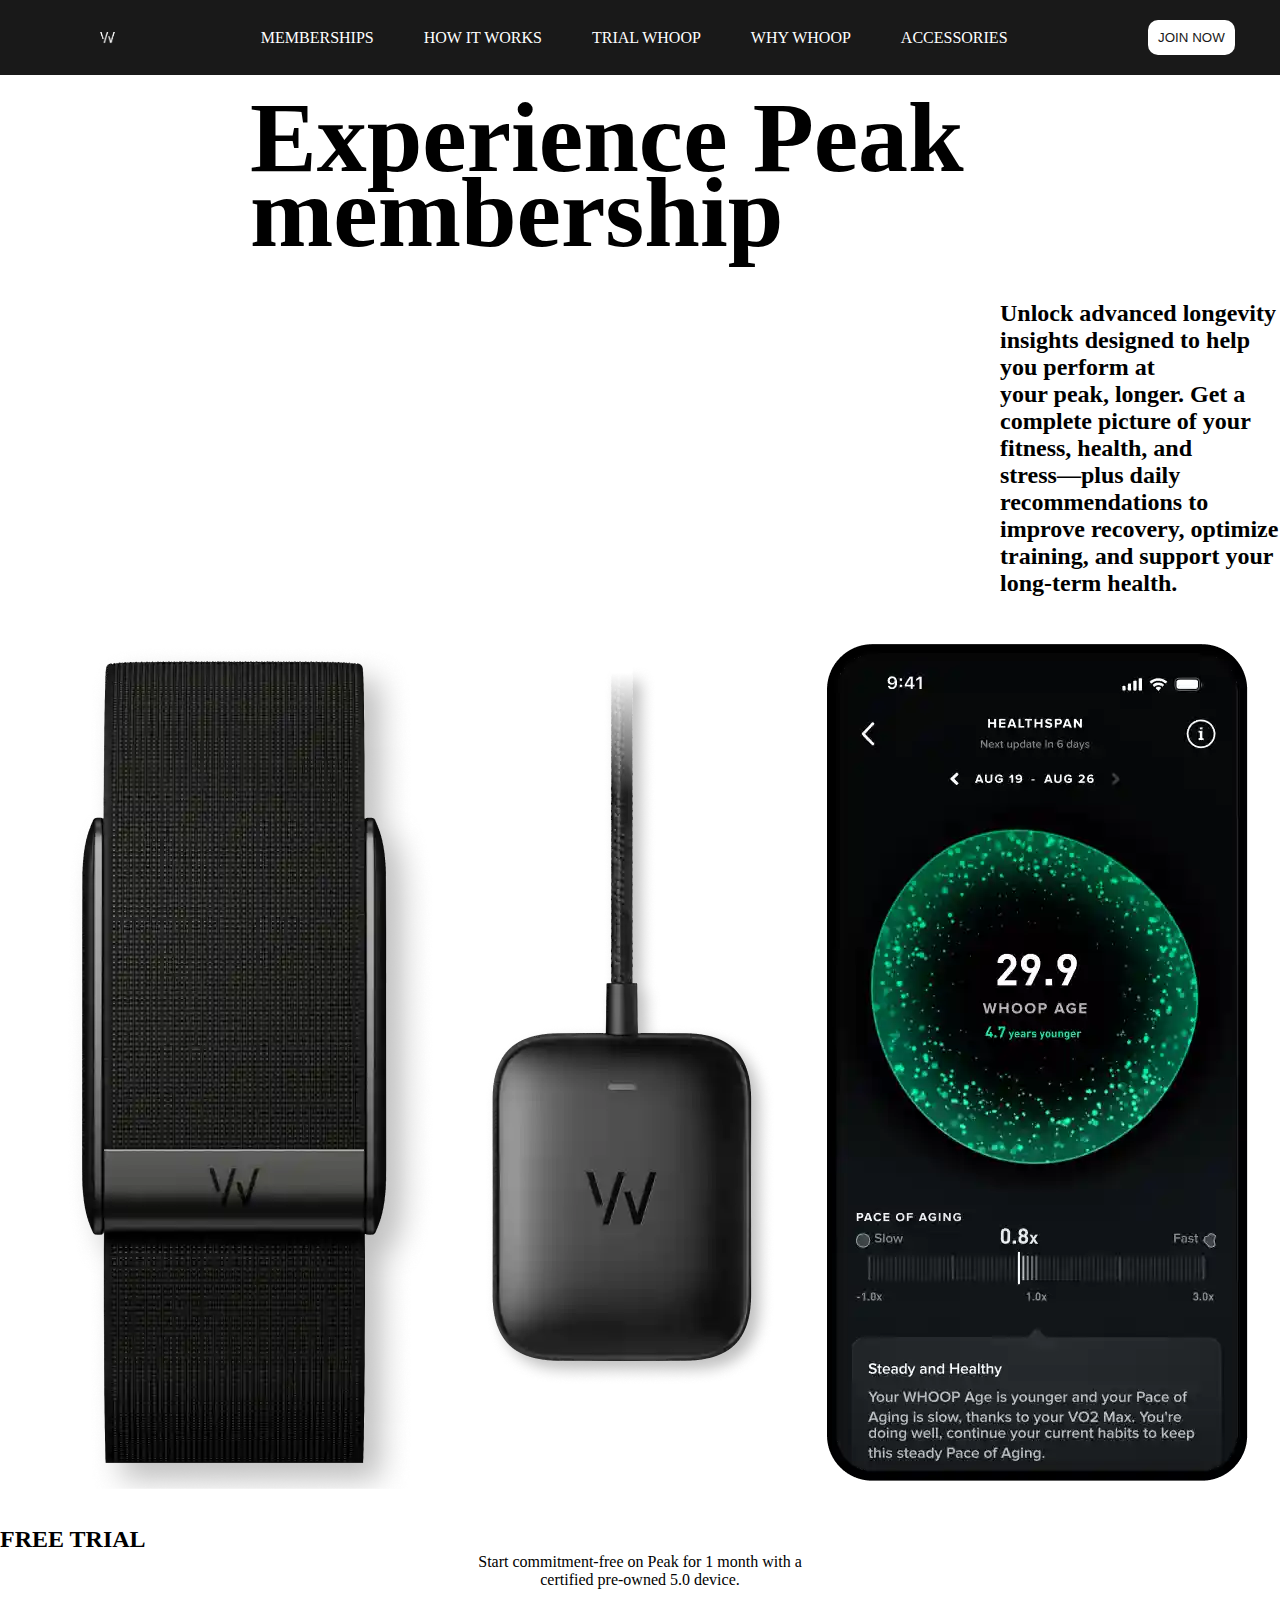
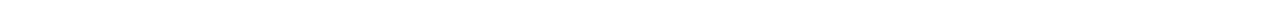
<file: index.html>
<!DOCTYPE html>
<html lang="en">
<head>
    <meta charset="UTF-8">
    <meta name="viewport" content="width=device-width, initial-scale=1.0">
    <title>Document</title>
    <link rel="stylesheet" href="style.css">
</head>
<body>
    <header>
        <img src="images/whoop logo.jpg" alt="Whoop logo" style="width: 25px; height: 25px;">
        <div class="links">
            <a href="#">MEMBERSHIPS</a>
            <a href="#">HOW IT WORKS</a>
            <a href="#">TRIAL WHOOP</a>
            <a href="#">WHY WHOOP</a>
            <a href="#">ACCESSORIES</a>
        </div>
        <button>JOIN NOW</button>
    </header>
    <main>
        <section class="section1">
            <h1 class="peak">Experience Peak <br> membership</h1>
            <h2 class="peak-p">Unlock advanced longevity insights designed to help you perform at <br> your peak, longer. Get a complete picture of your fitness, health, and <br> stress—plus daily recommendations to improve recovery, optimize <br> training, and support your long-term health.</h2>
        </section>
        <!-- <section class="section2">
            <img src="images/accessuares.png" alt="accessuares">
            <div class="trial">
                <h2>FREE TRIAL</h2>
                <p style="text-align: center;">Start commitment-free on Peak for 1 month with a <br> certified pre-owned 5.0 device.</p>
                <br>
                <p></p>
            </div>
        </section> -->
        <section class="section2">
            <div class="trial">
                <div class="trial-img">
                <img src="images/accessuares.png" alt="">
            </div>

            <div class="trial-card">
                <h2>FREE TRIAL</h2>
                <p style="text-align: center;">Start commitment-free on Peak for 1 month with a <br> certified pre-owned 5.0 device.</p>
                <a href="">
                    <i class="fa-solid fa-check"></i>
                    5.0 device
                </a>
                <a href="">
                    <i class="fa-solid fa-check"></i>
                    Pick any plan
                </a>
                <a href="">
                    <i class="fa-solid fa-check"></i>
                    Jetblack band
                </a>
                <a href="">
                    <i class="fa-solid fa-check"></i>
                    Lifetime warranty
                </a>
                <a class="btn">START FREE TRIAL</a>
            </div>
        </section>
    </main>
</body>
</html>
</file>
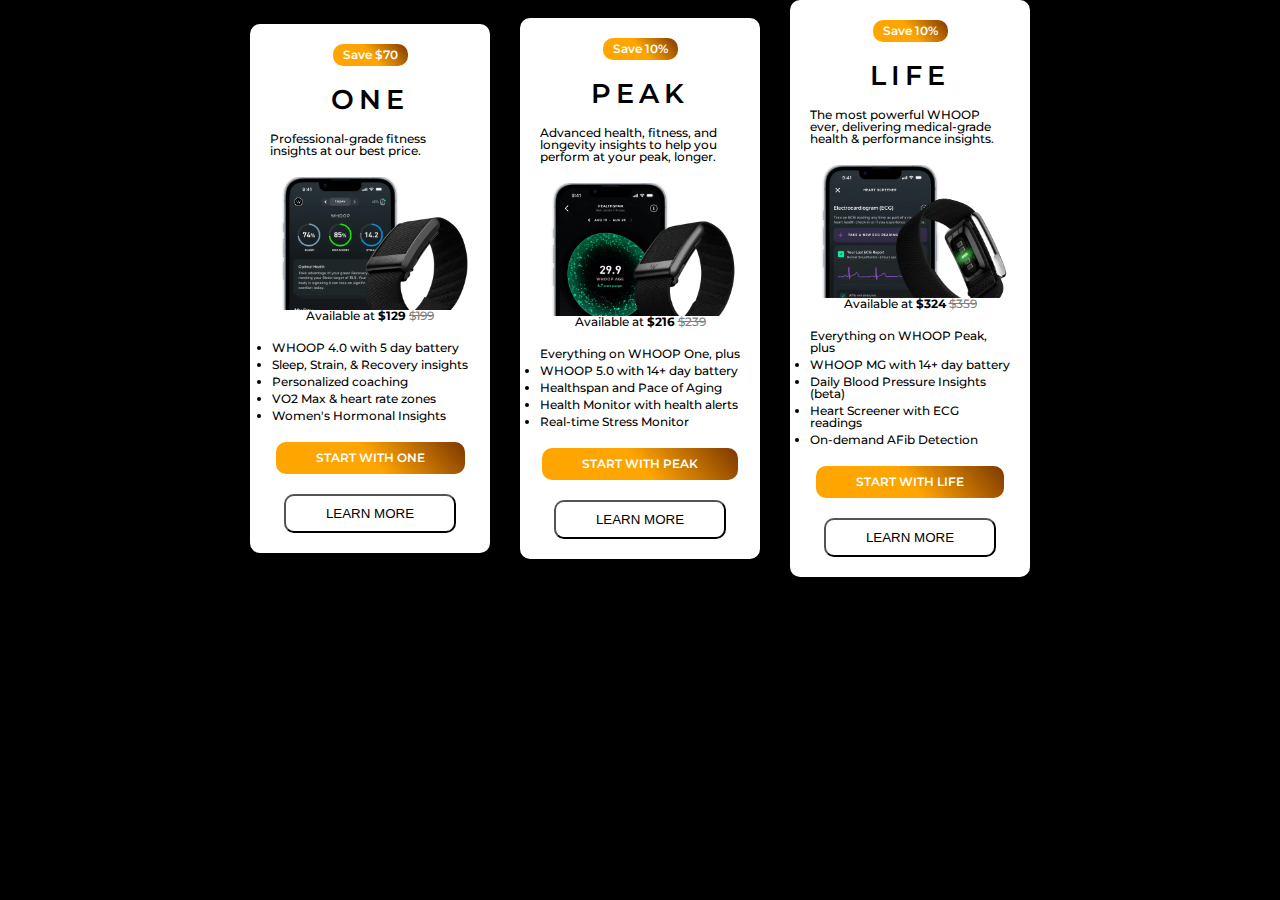
<file: tarifs.html>
<!DOCTYPE html>
<html lang="en">
<head>
    <meta charset="UTF-8">
    <meta name="viewport" content="width=device-width, initial-scale=1.0">
    <title>Document</title>
    <link rel="preconnect" href="https://fonts.googleapis.com">
<link rel="preconnect" href="https://fonts.gstatic.com" crossorigin>
<link href="https://fonts.googleapis.com/css2?family=Montserrat:ital,wght@0,100..900;1,100..900&family=Poppins:ital,wght@0,100;0,200;0,300;0,400;0,500;0,600;0,700;0,800;0,900;1,100;1,200;1,300;1,400;1,500;1,600;1,700;1,800;1,900&display=swap" rel="stylesheet">
    <link rel="stylesheet" href="tarifs style.css">
</head>
<body>
    <div class="container">
        <div class="card">
            <div class="top-btn">Save $70</div>
            <h2>ONE</h2>
            <p>Professional-grade fitness insights at our best price.</p>
            <div style="display: flex; flex-direction: column; justify-content: center; align-items: center;">
                <img src="images/whoop1.png" alt="Whoop One" width="200px">
                <h4>Available at <b>$129</b> <s>$199</s></h4>
            </div>
            <ul>
                <li>WHOOP 4.0 with 5 day battery</li>
                <li>Sleep, Strain, & Recovery insights</li>
                <li>Personalized coaching</li>
                <li>VO2 Max & heart rate zones</li>
                <li>Women's Hormonal Insights</li>
            </ul>
            <button class="start-with">START WITH ONE</button>
            <button>LEARN MORE</button>
        </div>
        <div class="card">
            <div class="top-btn">Save 10%</div>
            <h2>PEAK</h2>
            <p>Advanced health, fitness, and longevity insights to help you perform at your peak, longer.</p>
            <div style="display: flex; flex-direction: column; justify-content: center; align-items: center;">
                <img src="images/whoop2.png" alt="Whoop-Peak" width="200px">
                <h4>Available at <b>$216</b> <s>$239</s></h4>
            </div>
            <div class="links">
                <h4>Everything on WHOOP One, plus</h4>
                <ul>
                    <li>WHOOP 5.0 with 14+ day battery</li>
                    <li>Healthspan and Pace of Aging</li>
                    <li>Health Monitor with health alerts</li>
                    <li>Real-time Stress Monitor</li>
                </ul>
            </div>
            <button class="start-with">START WITH PEAK</button>
            <button>LEARN MORE</button>
        </div>
        <div class="card">
            <div class="top-btn">Save 10%</div>
            <h2>LIFE</h2>
            <p>The most powerful WHOOP ever, delivering medical-grade health & performance insights.</p>
            <div style="display: flex; flex-direction: column; justify-content: center; align-items: center;">
                <img src="images/whoop3.png" alt="Whoop Life" width="200px">
                <h4>Available at <b>$324</b> <s>$359</s></h4>
            </div>
            <div class="links">
                <h4>Everything on WHOOP Peak, plus</h4>
                <ul>
                    <li>WHOOP MG with 14+ day battery</li>
                    <li>Daily Blood Pressure Insights (beta)</li>
                    <li>Heart Screener with ECG readings</li>
                    <li>On-demand AFib Detection</li>
                </ul>
            </div>
            <button class="start-with">START WITH LIFE</button>
            <button>LEARN MORE</button>
        </div>
    </div>
</body>
</html>
</file>
<file: style.css>
* {
    margin: 0;
    padding: 0;
}

header {
    width: 100%;
    position: fixed;
    top: 0;
    left: 0;
    opacity: 0.9;
    background-color: black;
    display: flex;
    justify-content: space-around;
    align-items: center;
    padding: 20px 25px;
}

.links {
    display: flex;
    gap: 50px;
}

a {
    position: relative;
    text-decoration: none;
    color: white;
}

a::after {
    content: "";
    position: absolute;
    left: 0;
    bottom: -3px;
    width: 0;
    height: 2px;
    background: white;
    transition: 0.3s;
}

a:hover::after {
    width: 100%;
}

main {
    margin-top: 100px;
}

header button {
    padding: 10px;
    background-color: white;
    color: black;
    border-radius: 10px;
    border: none;
}

.peak {
    font-size: 100px;
    line-height: 75px;
    margin-left: 250px;
}

.peak-p {
    margin-top: 50px;
    margin-left: 1000px;
}
</file>
<file: tarifs style.css>
* {
    margin: 0;
    padding: 0;
}

body {
    background-color: black;
}

.container {
    display: flex;
    justify-content: center;
    align-items: center;
    gap: 30px;
}

.card {
    width: 200px;
    height: 100%;
    background-color: white;
    padding: 20px;
    border-radius: 10px;
    display: flex;
    flex-direction: column;
    justify-content: center;
    align-items: center;
    gap: 20px;
}

.card button {
    padding: 10px 40px;
    background-color: white;
    border-radius: 10px;
}

s {
    color: gray;
}

.top-btn {
    background: linear-gradient(50deg, orange 0%,orange 50%, rgb(125, 55, 0) 100%);
    border: none;
    border-radius: 10px;
    padding: 5px 10px;
    color: white;
    font-family: "Montserrat", sans-serif;
    font-size: 12px;
    font-weight: 600;
    line-height: 12px;
}

.start-with {
    background: linear-gradient(50deg, orange 0%,orange 50%, rgb(125, 55, 0) 100%);
    border: none;
    border-radius: 10px;
    color: white;
    font-family: "Montserrat", sans-serif;
    font-size: 12px;
    font-weight: 600;
    line-height: 12px;
}

.start-with:hover {
    background: linear-gradient(90deg,rgba(212, 138, 0, 1) 0%, rgba(212, 138, 0, 1) 50%, rgba(128, 55, 0, 1) 100%);
}

ul {
    display: flex;
    flex-direction: column;
    gap: 5px;
}

p, h4, li {
    font-family: "Montserrat", sans-serif;
    font-size: 12px;
    font-weight: 500;
    line-height: 12px;
}

h2 {
    font-family: "Montserrat", sans-serif;
    font-size: 27px;
    font-weight: 600;
    letter-spacing: 5px;
    line-height: 27px;
}

.links {
    display: flex;
    flex-direction: column;
    gap: 5px;
}
</file>
